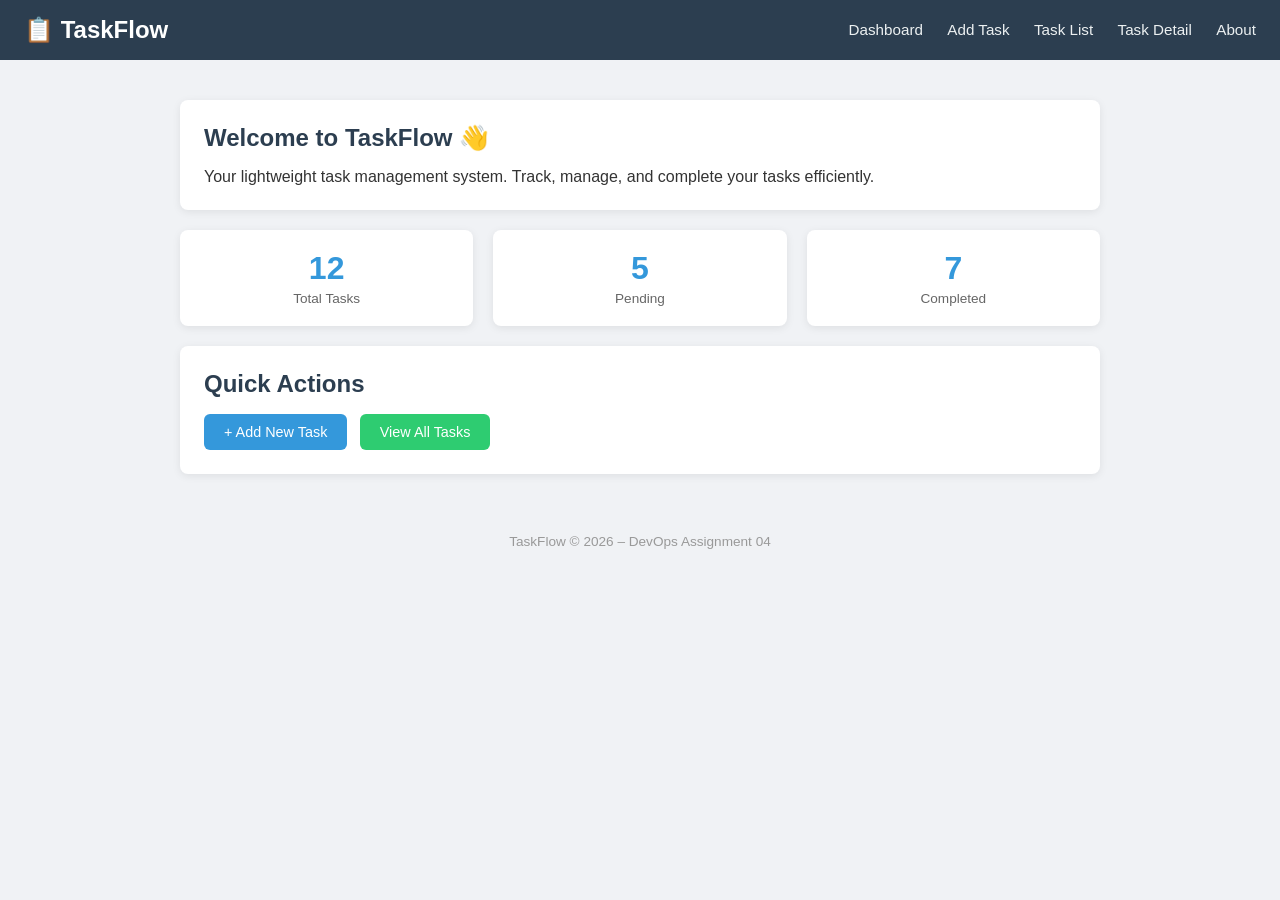
<file: index.html>
<!DOCTYPE html>
<html lang="en">
<head>
  <meta charset="UTF-8" />
  <meta name="viewport" content="width=device-width, initial-scale=1.0"/>
  <title>TaskFlow – Dashboard</title>
  <link rel="stylesheet" href="style.css" />
</head>
<body>
  <header>
    <h1>📋 TaskFlow</h1>
    <nav>
      <a href="index.html">Dashboard</a>
      <a href="add-task.html">Add Task</a>
      <a href="task-list.html">Task List</a>
      <a href="task-detail.html">Task Detail</a>
      <a href="about.html">About</a>
    </nav>
  </header>

  <div class="container">
    <div class="card">
      <h2>Welcome to TaskFlow 👋</h2>
      <p>Your lightweight task management system. Track, manage, and complete your tasks efficiently.</p>
    </div>

    <div class="stats">
      <div class="stat-card">
        <div class="number">12</div>
        <div class="label">Total Tasks</div>
      </div>
      <div class="stat-card">
        <div class="number">5</div>
        <div class="label">Pending</div>
      </div>
      <div class="stat-card">
        <div class="number">7</div>
        <div class="label">Completed</div>
      </div>
    </div>

    <div class="card" style="margin-top:20px;">
      <h2>Quick Actions</h2>
      <a href="add-task.html" class="btn btn-primary">+ Add New Task</a>
      <a href="task-list.html" class="btn btn-success">View All Tasks</a>
    </div>
  </div>

  <footer>TaskFlow &copy; 2026 – DevOps Assignment 04</footer>
</body>
</html>
</file>
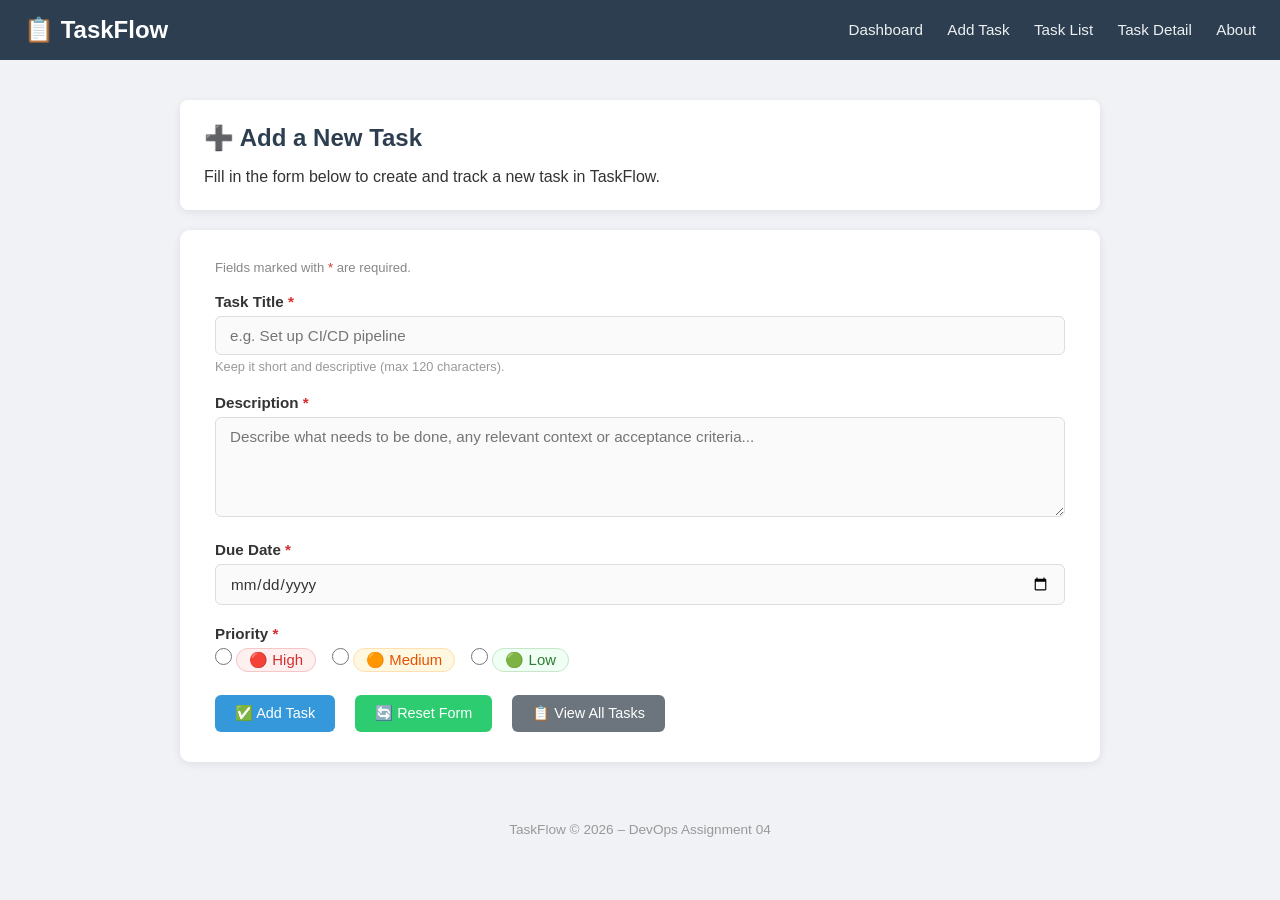
<file: add-task.html>
<!DOCTYPE html>
<html lang="en">
<head>
  <meta charset="UTF-8" />
  <meta name="viewport" content="width=device-width, initial-scale=1.0"/>
  <title>TaskFlow – Add Task</title>
  <link rel="stylesheet" href="style.css" />
  <style>
    /* Add Task page – scoped styles (complements shared style.css) */
    .form-card {
      background: #fff;
      border-radius: 10px;
      padding: 30px 35px;
      box-shadow: 0 2px 10px rgba(0, 0, 0, 0.08);
      margin-top: 20px;
    }

    .form-group {
      margin-bottom: 20px;
    }

    .form-group label {
      display: block;
      font-weight: 600;
      margin-bottom: 6px;
      color: #333;
      font-size: 0.95rem;
    }

    .form-group input[type="text"],
    .form-group input[type="date"],
    .form-group textarea,
    .form-group select {
      width: 100%;
      padding: 10px 14px;
      border: 1.5px solid #ddd;
      border-radius: 6px;
      font-size: 0.95rem;
      color: #333;
      background: #fafafa;
      box-sizing: border-box;
      transition: border-color 0.2s;
      font-family: inherit;
    }

    .form-group input[type="text"]:focus,
    .form-group input[type="date"]:focus,
    .form-group textarea:focus,
    .form-group select:focus {
      outline: none;
      border-color: #4f8ef7;
      background: #fff;
    }

    .form-group textarea {
      resize: vertical;
      min-height: 100px;
    }

    .priority-group {
      display: flex;
      gap: 16px;
      flex-wrap: wrap;
      margin-top: 4px;
    }

    .priority-option {
      display: flex;
      align-items: center;
      gap: 7px;
      cursor: pointer;
    }

    .priority-option input[type="radio"] {
      accent-color: #4f8ef7;
      width: 17px;
      height: 17px;
      cursor: pointer;
    }

    .priority-label {
      font-size: 0.93rem;
      font-weight: 500;
      padding: 3px 12px;
      border-radius: 12px;
    }

    .priority-label.high   { background: #fff0f0; color: #d32f2f; border: 1px solid #f5c6c6; }
    .priority-label.medium { background: #fff8e1; color: #e65100; border: 1px solid #ffe0b2; }
    .priority-label.low    { background: #f0fff4; color: #2e7d32; border: 1px solid #c8e6c9; }

    .form-actions {
      display: flex;
      gap: 12px;
      margin-top: 10px;
      flex-wrap: wrap;
    }

    .success-msg {
      display: none;
      background: #f0fff4;
      border: 1.5px solid #c8e6c9;
      color: #2e7d32;
      padding: 12px 18px;
      border-radius: 8px;
      margin-top: 18px;
      font-weight: 500;
    }

    .required-note {
      font-size: 0.82rem;
      color: #888;
      margin-bottom: 18px;
    }

    .field-hint {
      font-size: 0.8rem;
      color: #999;
      margin-top: 4px;
    }
  </style>
</head>
<body>

  <header>
    <h1>📋 TaskFlow</h1>
    <nav>
      <a href="index.html">Dashboard</a>
      <a href="add-task.html" class="active">Add Task</a>
      <a href="task-list.html">Task List</a>
      <a href="task-detail.html">Task Detail</a>
      <a href="about.html">About</a>
    </nav>
  </header>

  <div class="container">

    <div class="card">
      <h2>➕ Add a New Task</h2>
      <p>Fill in the form below to create and track a new task in TaskFlow.</p>
    </div>

    <div class="form-card">
      <p class="required-note">Fields marked with <span style="color:#d32f2f;">*</span> are required.</p>

      <form id="addTaskForm" onsubmit="handleSubmit(event)" novalidate>

        <!-- Task Title -->
        <div class="form-group">
          <label for="taskTitle">Task Title <span style="color:#d32f2f;">*</span></label>
          <input
            type="text"
            id="taskTitle"
            name="taskTitle"
            placeholder="e.g. Set up CI/CD pipeline"
            maxlength="120"
            required
          />
          <p class="field-hint">Keep it short and descriptive (max 120 characters).</p>
        </div>

        <!-- Description -->
        <div class="form-group">
          <label for="taskDescription">Description <span style="color:#d32f2f;">*</span></label>
          <textarea
            id="taskDescription"
            name="taskDescription"
            placeholder="Describe what needs to be done, any relevant context or acceptance criteria..."
            required
          ></textarea>
        </div>

        <!-- Due Date -->
        <div class="form-group">
          <label for="dueDate">Due Date <span style="color:#d32f2f;">*</span></label>
          <input
            type="date"
            id="dueDate"
            name="dueDate"
            required
          />
        </div>

        <!-- Priority -->
        <div class="form-group">
          <label>Priority <span style="color:#d32f2f;">*</span></label>
          <div class="priority-group">
            <label class="priority-option">
              <input type="radio" name="priority" value="High" required />
              <span class="priority-label high">🔴 High</span>
            </label>
            <label class="priority-option">
              <input type="radio" name="priority" value="Medium" />
              <span class="priority-label medium">🟠 Medium</span>
            </label>
            <label class="priority-option">
              <input type="radio" name="priority" value="Low" />
              <span class="priority-label low">🟢 Low</span>
            </label>
          </div>
        </div>

        <!-- Actions -->
        <div class="form-actions">
          <button type="submit" class="btn btn-primary">✅ Add Task</button>
          <button type="reset"  class="btn btn-success" onclick="clearMsg()">🔄 Reset Form</button>
          <a href="task-list.html" class="btn" style="background:#6c757d; color:#fff; text-decoration:none;">📋 View All Tasks</a>
        </div>

      </form>

      <!-- Success message -->
      <div class="success-msg" id="successMsg">
        🎉 Task added successfully! <a href="task-list.html">View your tasks →</a>
      </div>
    </div>

  </div>

  <footer>TaskFlow &copy; 2026 – DevOps Assignment 04</footer>

  <script>
    // Set the minimum date to today so past dates can't be picked
    document.getElementById('dueDate').min = new Date().toISOString().split('T')[0];

    function handleSubmit(e) {
      e.preventDefault();
      const title       = document.getElementById('taskTitle').value.trim();
      const description = document.getElementById('taskDescription').value.trim();
      const dueDate     = document.getElementById('dueDate').value;
      const priority    = document.querySelector('input[name="priority"]:checked');

      if (!title || !description || !dueDate || !priority) {
        alert('Please fill in all required fields before submitting.');
        return;
      }

      // Show success feedback
      document.getElementById('successMsg').style.display = 'block';
      document.getElementById('addTaskForm').reset();
      window.scrollTo({ top: document.body.scrollHeight, behavior: 'smooth' });
    }

    function clearMsg() {
      document.getElementById('successMsg').style.display = 'none';
    }
  </script>

</body>
</html>
</file>
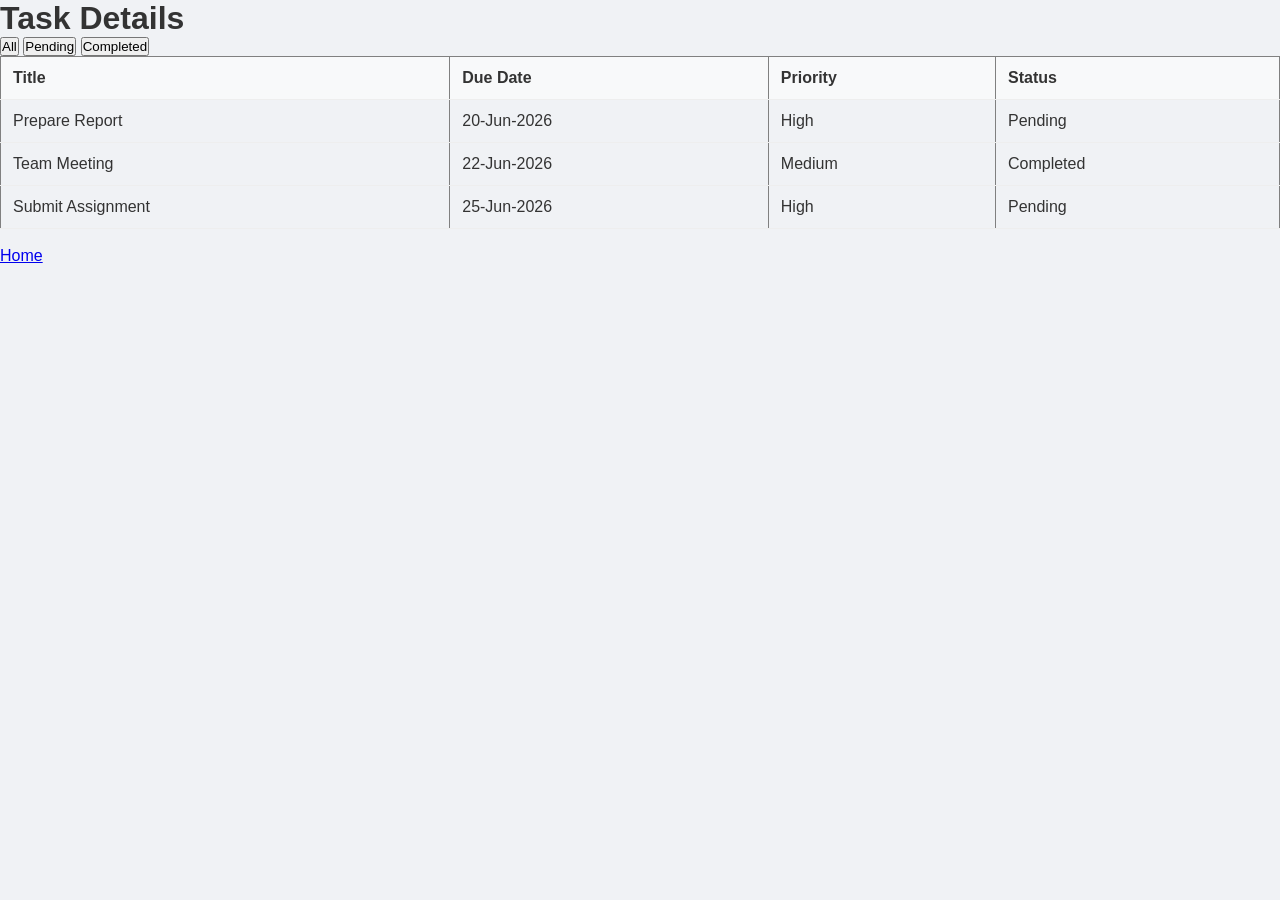
<file: task-detail.html>
<!DOCTYPE html>
<html>
<head>
    <title>TaskFlow - Details</title>
    <link rel="stylesheet" href="style.css">
</head>
<body>

    <h1>Task Details</h1>

    <div>
        <button>All</button>
        <button>Pending</button>
        <button>Completed</button>
    </div>

    <table border="1">
        <tr>
            <th>Title</th>
            <th>Due Date</th>
            <th>Priority</th>
            <th>Status</th>
        </tr>

        <tr>
            <td>Prepare Report</td>
            <td>20-Jun-2026</td>
            <td>High</td>
            <td>Pending</td>
        </tr>

        <tr>
            <td>Team Meeting</td>
            <td>22-Jun-2026</td>
            <td>Medium</td>
            <td>Completed</td>
        </tr>

        <tr>
            <td>Submit Assignment</td>
            <td>25-Jun-2026</td>
            <td>High</td>
            <td>Pending</td>
        </tr>
    </table>

    <br>

    <a href="index.html">Home</a>

</body>
</html>
</file>
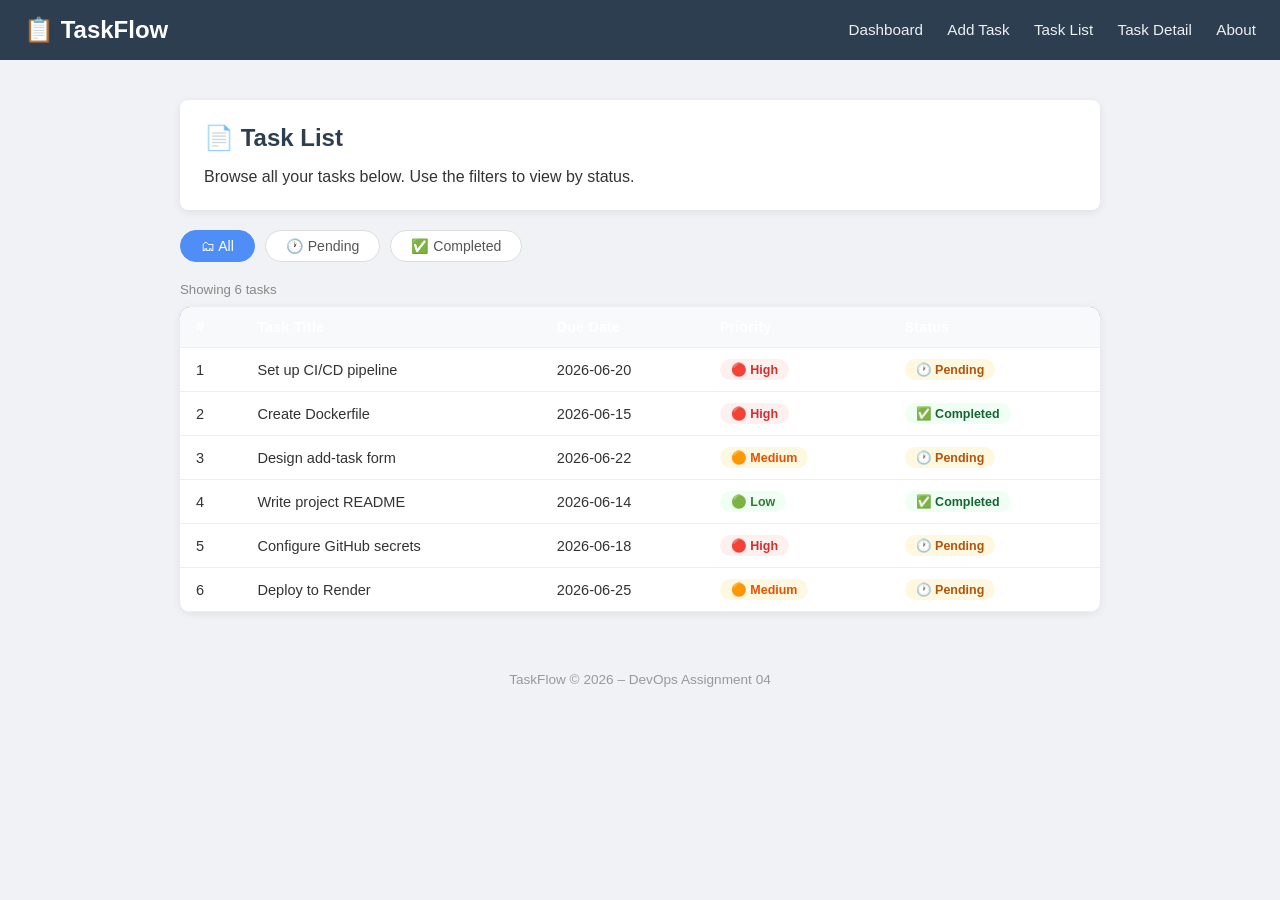
<file: task-list.html>
<!DOCTYPE html>
<html lang="en">
<head>
  <meta charset="UTF-8" />
  <meta name="viewport" content="width=device-width, initial-scale=1.0"/>
  <title>TaskFlow – Task List</title>
  <link rel="stylesheet" href="style.css" />
  <style>
    .filter-bar {
      display: flex;
      gap: 10px;
      flex-wrap: wrap;
      margin-bottom: 20px;
      margin-top: 10px;
    }

    .filter-btn {
      padding: 7px 20px;
      border: 1.5px solid #ddd;
      border-radius: 20px;
      background: #fff;
      color: #555;
      font-size: 0.88rem;
      font-weight: 500;
      cursor: pointer;
      transition: all 0.2s;
    }

    .filter-btn:hover { background: #f0f4ff; border-color: #4f8ef7; color: #4f8ef7; }
    .filter-btn.active { background: #4f8ef7; border-color: #4f8ef7; color: #fff; }

    .table-card {
      background: #fff;
      border-radius: 10px;
      box-shadow: 0 2px 10px rgba(0,0,0,0.07);
      overflow: hidden;
      margin-top: 10px;
    }

    table {
      width: 100%;
      border-collapse: collapse;
      font-size: 0.91rem;
    }

    thead {
      background: #4f8ef7;
      color: #fff;
    }

    thead th {
      padding: 12px 16px;
      text-align: left;
      font-weight: 600;
      font-size: 0.88rem;
      letter-spacing: 0.3px;
    }

    tbody tr {
      border-bottom: 1px solid #f0f0f0;
      transition: background 0.15s;
    }

    tbody tr:last-child { border-bottom: none; }
    tbody tr:hover { background: #f7faff; }

    td {
      padding: 11px 16px;
      color: #333;
      vertical-align: middle;
    }

    .badge {
      display: inline-block;
      padding: 3px 11px;
      border-radius: 12px;
      font-size: 0.78rem;
      font-weight: 600;
    }

    .badge-high     { background: #fff0f0; color: #d32f2f; }
    .badge-medium   { background: #fff8e1; color: #e65100; }
    .badge-low      { background: #f0fff4; color: #2e7d32; }
    .badge-pending  { background: #fff8e1; color: #b45309; }
    .badge-completed{ background: #f0fff4; color: #166534; }

    .empty-msg {
      text-align: center;
      padding: 40px 20px;
      color: #999;
      font-size: 0.93rem;
    }

    .task-count {
      font-size: 0.83rem;
      color: #888;
      margin-bottom: 8px;
    }
  </style>
</head>
<body>

  <header>
    <h1>📋 TaskFlow</h1>
    <nav>
      <a href="index.html">Dashboard</a>
      <a href="add-task.html">Add Task</a>
      <a href="task-list.html" class="active">Task List</a>
      <a href="task-detail.html">Task Detail</a>
      <a href="about.html">About</a>
    </nav>
  </header>

  <div class="container">

    <div class="card">
      <h2>📄 Task List</h2>
      <p>Browse all your tasks below. Use the filters to view by status.</p>
    </div>

    <!-- Filter Buttons -->
    <div class="filter-bar">
      <button class="filter-btn active" onclick="filterTasks('all', this)">🗂 All</button>
      <button class="filter-btn" onclick="filterTasks('Pending', this)">🕐 Pending</button>
      <button class="filter-btn" onclick="filterTasks('Completed', this)">✅ Completed</button>
    </div>

    <p class="task-count" id="taskCount">Showing 6 tasks</p>

    <!-- Task Table -->
    <div class="table-card">
      <table id="taskTable">
        <thead>
          <tr>
            <th>#</th>
            <th>Task Title</th>
            <th>Due Date</th>
            <th>Priority</th>
            <th>Status</th>
          </tr>
        </thead>
        <tbody id="taskBody">
          <tr data-status="Pending">
            <td>1</td>
            <td>Set up CI/CD pipeline</td>
            <td>2026-06-20</td>
            <td><span class="badge badge-high">🔴 High</span></td>
            <td><span class="badge badge-pending">🕐 Pending</span></td>
          </tr>
          <tr data-status="Completed">
            <td>2</td>
            <td>Create Dockerfile</td>
            <td>2026-06-15</td>
            <td><span class="badge badge-high">🔴 High</span></td>
            <td><span class="badge badge-completed">✅ Completed</span></td>
          </tr>
          <tr data-status="Pending">
            <td>3</td>
            <td>Design add-task form</td>
            <td>2026-06-22</td>
            <td><span class="badge badge-medium">🟠 Medium</span></td>
            <td><span class="badge badge-pending">🕐 Pending</span></td>
          </tr>
          <tr data-status="Completed">
            <td>4</td>
            <td>Write project README</td>
            <td>2026-06-14</td>
            <td><span class="badge badge-low">🟢 Low</span></td>
            <td><span class="badge badge-completed">✅ Completed</span></td>
          </tr>
          <tr data-status="Pending">
            <td>5</td>
            <td>Configure GitHub secrets</td>
            <td>2026-06-18</td>
            <td><span class="badge badge-high">🔴 High</span></td>
            <td><span class="badge badge-pending">🕐 Pending</span></td>
          </tr>
          <tr data-status="Pending">
            <td>6</td>
            <td>Deploy to Render</td>
            <td>2026-06-25</td>
            <td><span class="badge badge-medium">🟠 Medium</span></td>
            <td><span class="badge badge-pending">🕐 Pending</span></td>
          </tr>
        </tbody>
      </table>
      <div class="empty-msg" id="emptyMsg" style="display:none;">No tasks found for this filter.</div>
    </div>

  </div>

  <footer>TaskFlow &copy; 2026 – DevOps Assignment 04</footer>

  <script>
    function filterTasks(status, btn) {
      // Update active button
      document.querySelectorAll('.filter-btn').forEach(b => b.classList.remove('active'));
      btn.classList.add('active');

      const rows = document.querySelectorAll('#taskBody tr');
      let visible = 0;

      rows.forEach(row => {
        if (status === 'all' || row.dataset.status === status) {
          row.style.display = '';
          visible++;
        } else {
          row.style.display = 'none';
        }
      });

      document.getElementById('taskCount').textContent = `Showing ${visible} task${visible !== 1 ? 's' : ''}`;
      document.getElementById('emptyMsg').style.display = visible === 0 ? 'block' : 'none';
    }
  </script>

</body>
</html>
</file>
<file: style.css>
* { margin: 0; padding: 0; box-sizing: border-box; }

body {
  font-family: 'Segoe UI', sans-serif;
  background: #f0f2f5;
  color: #333;
}

header {
  background: #2c3e50;
  color: white;
  padding: 16px 24px;
  display: flex;
  align-items: center;
  justify-content: space-between;
}

header h1 { font-size: 1.5rem; }

nav a {
  color: #ecf0f1;
  text-decoration: none;
  margin-left: 20px;
  font-size: 0.95rem;
  transition: color 0.2s;
}

nav a:hover { color: #3498db; }

.container {
  max-width: 960px;
  margin: 40px auto;
  padding: 0 20px;
}

.card {
  background: white;
  border-radius: 8px;
  padding: 24px;
  margin-bottom: 20px;
  box-shadow: 0 2px 8px rgba(0,0,0,0.08);
}

h2 { margin-bottom: 16px; color: #2c3e50; }

table { width: 100%; border-collapse: collapse; }
th, td { padding: 12px; text-align: left; border-bottom: 1px solid #eee; }
th { background: #f8f9fa; font-weight: 600; }

.badge {
  display: inline-block;
  padding: 4px 10px;
  border-radius: 12px;
  font-size: 0.8rem;
  font-weight: 600;
}

.badge-high { background: #fde8e8; color: #c0392b; }
.badge-medium { background: #fef9e7; color: #d68910; }
.badge-low { background: #e8f8f5; color: #1e8449; }
.badge-pending { background: #eaf2ff; color: #2471a3; }
.badge-done { background: #e9f7ef; color: #196f3d; }

.btn {
  display: inline-block;
  padding: 10px 20px;
  border-radius: 6px;
  font-size: 0.9rem;
  cursor: pointer;
  border: none;
  text-decoration: none;
  margin-right: 8px;
}

.btn-primary { background: #3498db; color: white; }
.btn-success { background: #2ecc71; color: white; }
.btn-danger { background: #e74c3c; color: white; }

.stats {
     display: flex; 
     gap: 20px; 
     flex-wrap: wrap;
     }

.stat-card {
  flex: 1;
  min-width: 120px;
  background: white;
  border-radius: 8px;
  padding: 20px;
  text-align: center;
  box-shadow: 0 2px 8px rgba(0,0,0,0.08);
}

.stat-card .number { 
    font-size: 2rem;
     font-weight: 700;
      color: #3498db; 
    }
.stat-card .label {
     font-size: 0.85rem; 
     color: #666; 
     margin-top: 4px;
     }

footer {
  text-align: center;
  padding: 20px;
  color: #999;
  font-size: 0.85rem;
  margin-top: 40px;
}
</file>
